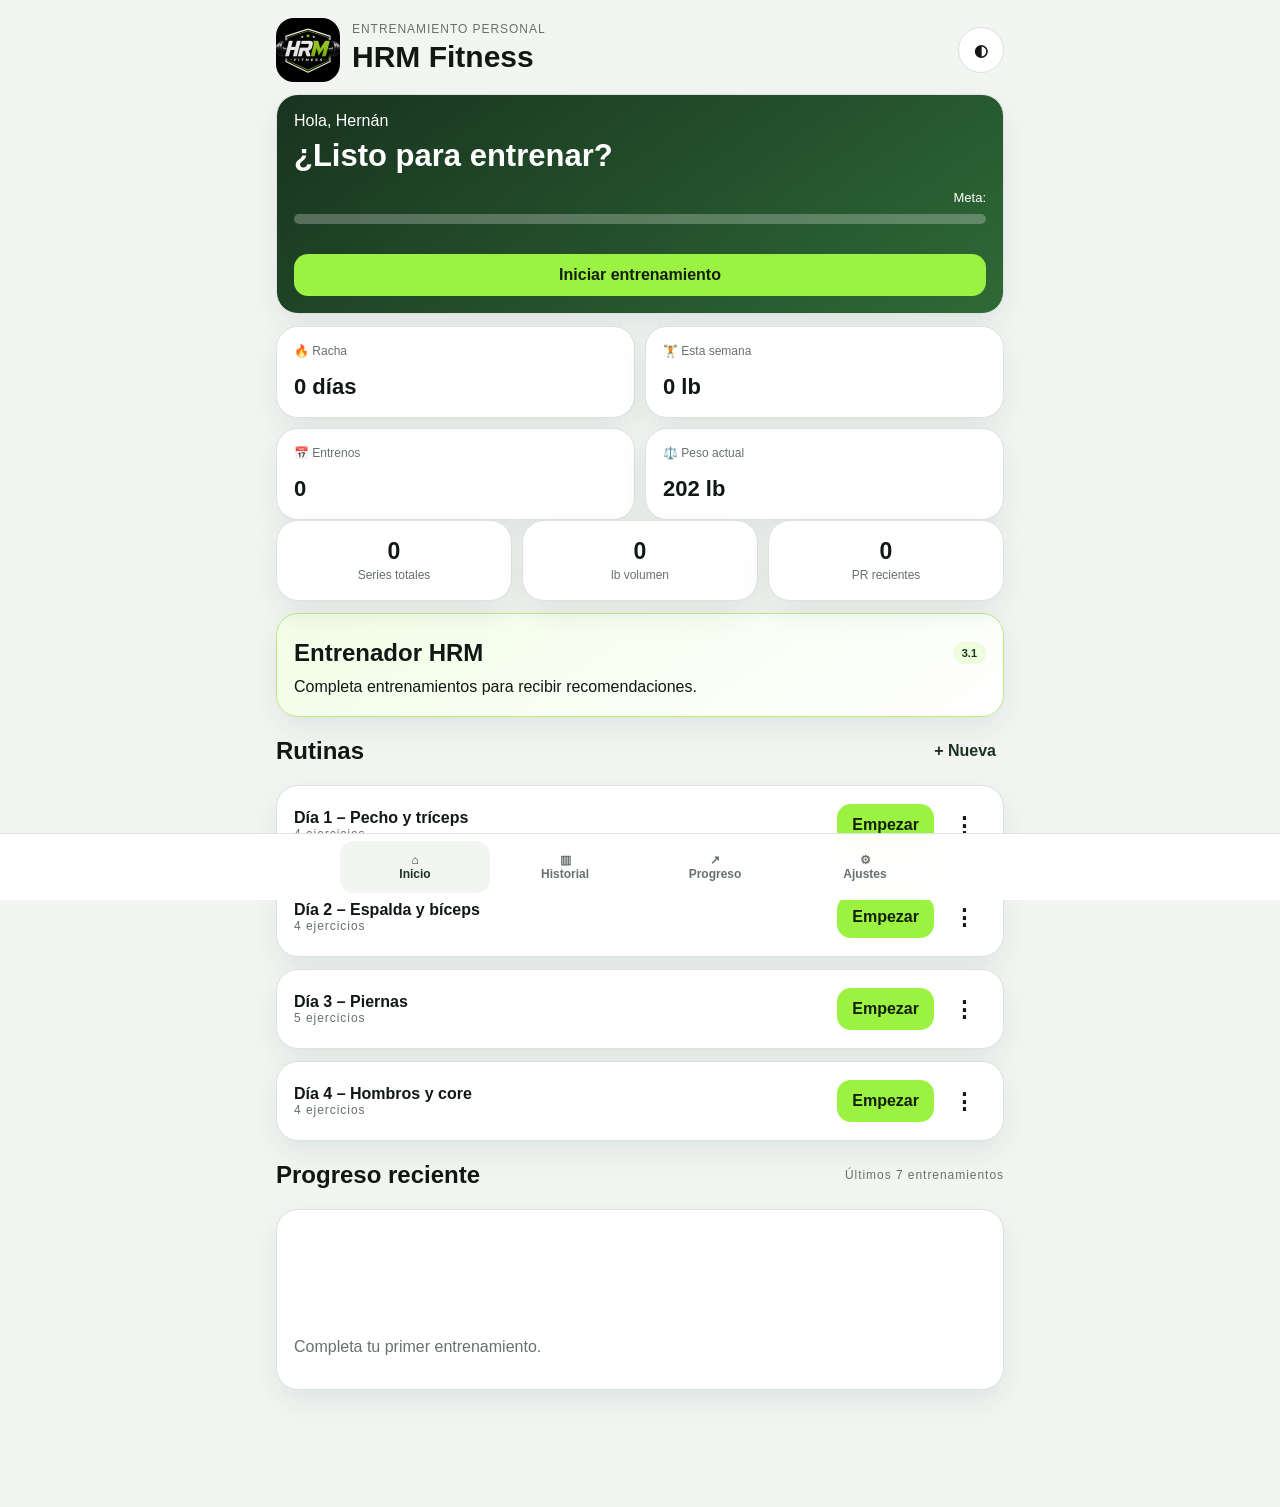
<file: index.html>
<!doctype html>
<html lang="es">
<head>
  <meta charset="utf-8">
  <meta name="viewport" content="width=device-width,initial-scale=1,viewport-fit=cover">
  <meta name="theme-color" content="#0b0f0d">
  <meta name="apple-mobile-web-app-capable" content="yes">
  <meta name="apple-mobile-web-app-status-bar-style" content="black-translucent">
  <meta name="apple-mobile-web-app-title" content="HRM Fitness">
  <link rel="manifest" href="manifest.json">
  <link rel="apple-touch-icon" href="logo.png">
  <link rel="stylesheet" href="styles.css?v=3.1">
  <title>HRM Fitness 3.1</title>
</head>
<body>
<div class="app">
  <section id="home" class="page">
    <header class="header">
      <div class="brand"><img src="logo.png" class="logo" alt="HRM"><div><div class="eyebrow">ENTRENAMIENTO PERSONAL</div><h1>HRM Fitness</h1></div></div>
      <button class="icon-btn" data-action="theme">◐</button>
    </header>
    <div class="card hero">
      <div id="greetingName">Hola, Hernán</div><h2 id="todayTitle">¿Listo para entrenar?</h2><p id="todayText"></p>
      <div class="goal-line"><span id="startWeightLabel"></span><span>Meta: <b id="goalWeightLabel"></b></span></div>
      <div class="goal-bar"><div id="goalFill"></div></div>
      <div class="goal-line"><span id="currentWeightLabel"></span><span id="remainingLabel"></span></div>
      <button class="primary full" data-action="start-suggested">Iniciar entrenamiento</button>
    </div>
    <div class="dashboard-grid">
      <div class="card dash-stat"><span>🔥 Racha</span><b id="streakCount">0 días</b></div>
      <div class="card dash-stat"><span>🏋️ Esta semana</span><b id="weeklyVolume">0 lb</b></div>
      <div class="card dash-stat"><span>📅 Entrenos</span><b id="monthCount">0</b></div>
      <div class="card dash-stat"><span>⚖️ Peso actual</span><b id="dashboardWeight">—</b></div>
    </div>
    <div class="stats"><div class="card stat"><b id="setCount">0</b><span>Series totales</span></div><div class="card stat"><b id="volumeCount">0</b><span>lb volumen</span></div><div class="card stat"><b id="recentPRs">0</b><span>PR recientes</span></div></div>
    <div class="card coach-card"><div class="section-title"><h2>Entrenador HRM</h2><span class="version-badge">3.1</span></div><div id="coachInsight" class="coach-insight">Completa entrenamientos para recibir recomendaciones.</div></div>
    <div class="section-title"><h2>Rutinas</h2><button class="ghost" data-action="new-routine">+ Nueva</button></div>
    <div id="routineList"></div>
    <div class="section-title"><h2>Progreso reciente</h2><span class="muted small">Últimos 7 entrenamientos</span></div>
    <div class="card"><div id="homeChart" class="chart"></div></div>
  </section>

  <section id="workout" class="page hidden">
    <div class="row"><button class="back" data-action="home">← Volver</button><button class="ghost" data-action="add-exercise">+ Ejercicio</button></div>
    <div class="card timer-card">
      <div class="row"><div><div class="small">DESCANSO</div><div id="timerDisplay" class="timer-big">01:30</div></div><button id="timerToggle" class="icon-btn dark-btn" data-action="timer-toggle">▶</button></div>
      <div class="timer-actions"><button data-timer="30">30 s</button><button data-timer="60">60 s</button><button data-timer="90">90 s</button><button data-timer="120">120 s</button><button data-action="timer-reset">Reiniciar</button></div>
      <div id="timerStatus" class="muted small"></div>
    </div>
    <h1 id="workoutTitle"></h1><p id="workoutDate" class="muted"></p><div class="workout-live card"><div><span>TIEMPO</span><b id="workoutElapsed">00:00</b></div><div><span>SERIES</span><b id="workoutDoneSets">0</b></div><div><span>VOLUMEN</span><b id="workoutLiveVolume">0 lb</b></div></div><button class="primary full next-series" data-action="next-series">✓ Completar próxima serie</button><div id="exerciseList"></div>
    <div class="grid2"><button class="secondary" data-action="cancel-workout">Cancelar</button><button class="primary" data-action="finish-workout">Finalizar</button></div>
  </section>

  <section id="history" class="page hidden"><header class="header"><h1>Historial</h1><button class="icon-btn" data-action="theme">◐</button></header><div id="historyList" class="card"></div></section>

  <section id="progress" class="page hidden">
    <header class="header"><h1>Progreso</h1><button class="icon-btn" data-action="theme">◐</button></header>
    <div class="grid2"><div class="card stat"><b id="bestVolume">0</b><span>Mejor volumen</span></div><div class="card stat"><b id="prCount">0</b><span>Récords</span></div></div>
    <div class="card"><div class="section-title"><h3>Peso corporal</h3><button class="ghost" data-action="weight">+ Registrar</button></div><div id="weightChart" class="chart"></div></div>
    <div class="card"><h3>Últimas 4 semanas</h3><div id="weeklyChart" class="chart weekly-chart"></div></div><div class="card"><h3>Grupos musculares</h3><div id="muscleSummary" class="muscle-summary"></div></div><div class="card"><h3>Calendario</h3><div id="calendar" class="calendar"></div></div>
    <div class="card"><div class="section-title"><h3>Salud diaria</h3><button class="ghost" data-action="health-log">+ Registrar</button></div><div id="healthToday" class="health-grid"></div><div id="healthHistory" class="health-history"></div></div>
    <div class="card"><h3>Récords personales</h3><div id="prList"></div></div>
    <div class="card"><div class="section-title"><h3>Fotos de progreso</h3><button class="ghost" data-action="photo">+ Foto</button></div><div id="photoGallery" class="photo-grid"></div><button class="secondary full" data-action="compare-photos">Comparar dos fotos</button></div>
  </section>

  <section id="settings" class="page hidden">
    <header class="header"><h1>Ajustes</h1><button class="icon-btn" data-action="theme">◐</button></header>
    <div class="card form-gap"><label>Tu nombre<input id="profileNameInput" type="text" placeholder="Hernán"></label><label>Meta semanal de entrenamientos<input id="weeklyGoalInput" type="number" min="1" max="7"></label><label>Peso inicial (lb)<input id="startWeightInput" type="number" step="0.1"></label><label>Peso meta (lb)<input id="goalWeightInput" type="number" step="0.1"></label><label>Temporizador predeterminado<select id="defaultTimerInput"><option value="60">60 segundos</option><option value="90">90 segundos</option><option value="120">120 segundos</option></select></label><button class="primary" data-action="save-settings">Guardar ajustes</button></div>
    <div class="card"><h3>Notificaciones</h3><p class="muted">Permite avisos al terminar el descanso. En iPhone, abre la app desde “Añadir a pantalla de inicio”.</p><button id="notificationButton" class="secondary full" data-action="notifications">Activar notificaciones</button></div>
    <div class="card"><h3>Copia de seguridad</h3><p class="muted">Exporta rutinas, entrenamientos, pesos, salud y ajustes. Las fotos permanecen en este dispositivo.</p><div class="grid2"><button class="secondary" data-action="export-backup">Exportar respaldo</button><button class="secondary" data-action="import-backup">Importar respaldo</button></div><input id="backupInput" type="file" accept="application/json" class="hidden"></div>
    <div class="card"><h3>Datos</h3><p class="muted">Entrenamientos y fotos se guardan en este dispositivo.</p><button class="danger full" data-action="clear-data">Borrar todos los datos</button></div>
  </section>
</div>

<nav class="tabs"><button class="tab active" data-tab="home">⌂<br>Inicio</button><button class="tab" data-tab="history">▥<br>Historial</button><button class="tab" data-tab="progress">↗<br>Progreso</button><button class="tab" data-tab="settings">⚙<br>Ajustes</button></nav>

<div id="routineModal" class="modal hidden"><div class="sheet tall"><div class="row"><h2 id="routineModalTitle">Nueva rutina</h2><button class="icon-btn" data-close="routineModal">✕</button></div><div class="form-gap"><input id="newRoutineName" placeholder="Nombre de la rutina"><div id="routineExerciseChips" class="routine-editor-list"></div><button class="secondary" data-action="pick-routine-exercises">Escoger ejercicios</button><button id="saveRoutineButton" class="primary" data-action="save-routine">Guardar rutina</button></div></div></div>

<div id="pickerModal" class="modal hidden"><div class="sheet tall"><div class="row"><div><div class="eyebrow">BIBLIOTECA 3.0 · EJERCICIOS POR GRUPO Y EQUIPO</div><h2>Escoge tus ejercicios</h2></div><button class="icon-btn" data-close="pickerModal">✕</button></div><input id="exerciseSearch" placeholder="Buscar por nombre o equipo"><select id="equipmentFilter"><option value="Todos">Todos los equipos</option></select><div id="muscleFilters" class="chips"></div><div id="exercisePickerList" class="picker-list"></div><div class="sticky-actions"><div id="pickerSelectionStatus" class="selection-status">Ningún ejercicio seleccionado</div><button id="confirmPickerButton" class="primary full" data-action="confirm-picker">Agregar ejercicios</button></div></div></div>

<div id="exerciseHistoryModal" class="modal hidden"><div class="sheet tall"><div class="row"><div><div class="eyebrow">HISTORIAL DEL EJERCICIO</div><h2 id="exerciseHistoryTitle">Ejercicio</h2></div><button class="icon-btn" data-close="exerciseHistoryModal">✕</button></div><div id="exerciseHistorySummary" class="grid2"></div><div id="exerciseHistoryList" class="card"></div></div></div>

<div id="weightModal" class="modal hidden"><div class="sheet"><div class="row"><h2>Registrar peso</h2><button class="icon-btn" data-close="weightModal">✕</button></div><div class="form-gap"><input id="newWeight" type="number" step="0.1" placeholder="Peso actual en lb"><button class="primary" data-action="save-weight">Guardar</button></div></div></div>

<div id="photoModal" class="modal hidden"><div class="sheet"><div class="row"><h2>Nueva foto</h2><button class="icon-btn" data-close="photoModal">✕</button></div><div class="form-gap"><input id="photoInput" type="file" accept="image/*" capture="environment"><select id="photoPose"><option>Frente</option><option>Perfil</option><option>Espalda</option><option>Otra</option></select><input id="photoWeight" type="number" step="0.1" placeholder="Peso (opcional)"><textarea id="photoNotes" rows="3" placeholder="Notas (opcional)"></textarea><button class="primary" data-action="save-photo">Guardar foto</button></div></div></div>

<div id="compareModal" class="modal hidden"><div class="sheet tall"><div class="row"><h2>Comparar fotos</h2><button class="icon-btn" data-close="compareModal">✕</button></div><div id="compareSelectors" class="grid2"></div><div id="compareView" class="compare-view"></div></div></div>


<div id="healthModal" class="modal hidden"><div class="sheet"><div class="row"><h2>Registrar salud de hoy</h2><button class="icon-btn" data-close="healthModal">✕</button></div><div class="form-gap"><label>Agua (vasos)<input id="healthWater" type="number" min="0" step="1" placeholder="8"></label><label>Proteína (g)<input id="healthProtein" type="number" min="0" step="1" placeholder="160"></label><label>Pasos<input id="healthSteps" type="number" min="0" step="100" placeholder="8000"></label><label>Sueño (horas)<input id="healthSleep" type="number" min="0" max="24" step="0.1" placeholder="7.5"></label><button class="primary" data-action="save-health">Guardar registro</button></div></div></div>
<script src="exercises.js?v=3.1"></script><script src="app.js?v=3.1"></script>
</body>
</html>
</file>
<file: styles.css>
:root{--bg:#f3f5f3;--card:#fff;--text:#111713;--muted:#68716b;--line:#dce2de;--green:#9bf241;--deep:#19331f;--danger:#c93535;--shadow:0 12px 30px rgba(18,35,23,.08)}*{box-sizing:border-box}body{margin:0;font-family:Inter,-apple-system,BlinkMacSystemFont,"Segoe UI",sans-serif;background:var(--bg);color:var(--text)}body.dark{--bg:#080b0a;--card:#131815;--text:#f4f7f4;--muted:#a0aaa3;--line:#2a332d;--deep:#b8ff73;--shadow:none}.app{max-width:760px;margin:auto;padding:18px 16px 105px}.hidden{display:none!important}.header,.row,.section-title{display:flex;align-items:center;justify-content:space-between;gap:12px}.brand{display:flex;align-items:center;gap:12px}.logo{width:64px;height:64px;border-radius:18px;object-fit:cover}.eyebrow,.small{font-size:12px;letter-spacing:.08em;color:var(--muted)}h1{font-size:30px;margin:4px 0}h2,h3{margin:8px 0}.card{background:var(--card);border:1px solid var(--line);border-radius:22px;padding:17px;margin:12px 0;box-shadow:var(--shadow)}.hero{background:linear-gradient(145deg,var(--deep),#2e6a37);color:#fff}.hero p{color:#dbe9dd}.hero h2{font-size:31px}.goal-line{display:flex;justify-content:space-between;font-size:13px;margin:9px 0}.goal-bar{height:10px;background:rgba(255,255,255,.25);border-radius:99px;overflow:hidden}.goal-bar div{height:100%;background:var(--green);width:0}.stats,.grid2{display:grid;grid-template-columns:repeat(2,1fr);gap:10px}.stats{grid-template-columns:repeat(3,1fr)}.stat{text-align:center;margin:0}.stat b{font-size:23px;display:block}.stat span{font-size:12px;color:var(--muted)}button,input,textarea,select{font:inherit}button{border:0;border-radius:14px;padding:12px 15px;font-weight:750;cursor:pointer}.primary{background:var(--green);color:#14200f}.secondary{background:var(--card);color:var(--text);border:1px solid var(--line)}.ghost{background:transparent;color:var(--deep);padding:8px}.danger{background:var(--danger);color:#fff}.full{width:100%;margin-top:12px}.icon-btn{width:46px;height:46px;padding:0;border-radius:50%;background:var(--card);color:var(--text);border:1px solid var(--line)}.dark-btn{background:#263129;color:#fff}.back{background:transparent;color:var(--text);padding-left:0}.routine{display:flex;justify-content:space-between;align-items:center}.muted{color:var(--muted)}.timer-card{position:sticky;top:8px;z-index:5}.timer-big{font-size:42px;font-weight:900;font-variant-numeric:tabular-nums}.timer-actions{display:grid;grid-template-columns:repeat(4,1fr);gap:6px;margin-top:12px}.timer-actions button{padding:9px;background:var(--bg);color:var(--text)}.timer-actions button.active{background:var(--deep);color:#fff}.exercise h3{margin-bottom:4px}.set-head,.set-row{display:grid;grid-template-columns:36px 1fr 1fr 48px;gap:7px;align-items:center}.set-head{font-size:11px;color:var(--muted);padding:8px 0}.set-row{margin-bottom:7px}.set-row input,input,textarea,select{width:100%;border:1px solid var(--line);background:var(--bg);color:var(--text);border-radius:12px;padding:12px}.set-num{text-align:center}.check{height:44px;padding:0;background:var(--bg);color:var(--muted)}.check.done{background:var(--green);color:#17300f}.exercise-actions{display:flex;gap:8px}.note-field{margin-top:12px}.pr-badge{font-size:11px;background:var(--bg);padding:6px 8px;border-radius:99px;color:var(--muted)}.history-item{padding:12px 0;border-bottom:1px solid var(--line)}.chart{height:145px;display:flex;align-items:flex-end;gap:8px}.bar{flex:1;min-height:8px;background:var(--green);border-radius:8px 8px 3px 3px;position:relative}.bar span{position:absolute;bottom:-20px;font-size:10px;width:100%;text-align:center;color:var(--muted)}.calendar{display:grid;grid-template-columns:repeat(7,1fr);gap:6px}.day{aspect-ratio:1;display:grid;place-items:center;border-radius:10px;background:var(--bg);font-size:12px}.day.trained{background:var(--green);color:#17300f;font-weight:900}.tabs{position:fixed;bottom:0;left:0;right:0;background:color-mix(in srgb,var(--card) 94%,transparent);backdrop-filter:blur(18px);display:flex;justify-content:center;border-top:1px solid var(--line);padding:7px max(8px,env(safe-area-inset-right)) calc(7px + env(safe-area-inset-bottom))}.tab{width:min(24%,150px);background:transparent;color:var(--muted);font-size:12px}.tab.active{color:var(--deep);background:var(--bg)}.modal{position:fixed;inset:0;background:rgba(0,0,0,.55);z-index:20;display:flex;align-items:flex-end;justify-content:center}.sheet{width:min(760px,100%);max-height:88vh;overflow:auto;background:var(--card);border-radius:26px 26px 0 0;padding:20px;padding-bottom:calc(20px + env(safe-area-inset-bottom))}.sheet.tall{height:88vh}.form-gap{display:grid;gap:11px}.chips{display:flex;gap:7px;flex-wrap:wrap}.chip{background:var(--bg);color:var(--text);padding:8px 10px;border-radius:99px;font-size:12px}.chip.active{background:var(--deep);color:#fff}.picker-list{margin:12px 0 75px}.picker-item{display:flex;align-items:center;justify-content:space-between;border-bottom:1px solid var(--line);padding:12px 2px}.picker-item small{display:block;color:var(--muted)}.sticky-actions{position:sticky;bottom:0;background:var(--card);padding-top:8px}.photo-grid{display:grid;grid-template-columns:repeat(2,1fr);gap:10px}.photo-card{position:relative}.photo-card img{width:100%;aspect-ratio:3/4;object-fit:cover;border-radius:16px}.photo-card .caption{font-size:11px;margin-top:5px}.photo-delete{position:absolute;top:6px;right:6px;background:rgba(0,0,0,.65);color:#fff;width:34px;height:34px;padding:0}.compare-view{display:grid;grid-template-columns:1fr 1fr;gap:8px;margin-top:12px}.compare-view img{width:100%;aspect-ratio:3/4;object-fit:cover;border-radius:16px}@media(max-width:430px){.app{padding-left:12px;padding-right:12px}.logo{width:56px;height:56px}.hero h2{font-size:27px}.stats{gap:6px}.card{border-radius:19px;padding:14px}.timer-actions{grid-template-columns:repeat(2,1fr)}.set-head,.set-row{grid-template-columns:32px 1fr 1fr 44px}}

/* Biblioteca de ejercicios v2.1 */
#muscleFilters{display:flex;flex-wrap:nowrap;overflow-x:auto;padding:10px 0 12px;scrollbar-width:none}
#muscleFilters::-webkit-scrollbar{display:none}
.muscle-chip{flex:0 0 auto;display:flex;align-items:center;gap:7px;background:var(--bg);color:var(--text);border:1px solid var(--line);padding:10px 13px;border-radius:15px}
.muscle-chip span{font-size:18px}.muscle-chip.active{background:var(--deep);color:#fff;border-color:var(--deep)}
.picker-group{background:var(--bg);border:1px solid var(--line);border-radius:18px;padding:10px 12px;margin:12px 0}
.picker-group-title{display:flex;align-items:center;gap:10px;padding:4px 2px 9px}
.picker-group-title small{display:block;color:var(--muted);margin-top:2px}.muscle-icon{display:grid;place-items:center;width:40px;height:40px;border-radius:13px;background:var(--card);font-size:21px}
.picker-group .picker-item{background:var(--card);border:1px solid var(--line);border-radius:13px;padding:11px 12px;margin:7px 0}
.picker-group .picker-item.selected{border-color:var(--green);box-shadow:0 0 0 2px color-mix(in srgb,var(--green) 35%,transparent)}
.picker-group .picker-item input{width:23px;height:23px;accent-color:var(--green)}

.picker-group .picker-item{width:100%;text-align:left;color:var(--text);display:flex;align-items:center;justify-content:space-between}
.pick-mark{display:grid;place-items:center;width:34px;height:34px;border-radius:50%;background:var(--bg);font-size:20px;font-weight:900;flex:0 0 auto}
.picker-group .picker-item.selected .pick-mark{background:var(--green);color:#17300f}
.selection-status{text-align:center;color:var(--muted);font-size:13px;font-weight:700;padding-top:6px}

.routine-info{min-width:0;flex:1}.routine-actions{display:flex;align-items:center;gap:8px}.routine-delete{width:44px;height:44px;padding:0;background:color-mix(in srgb,var(--danger) 12%,transparent);color:var(--danger);border:1px solid color-mix(in srgb,var(--danger) 35%,transparent)}
.routine{position:relative;flex-wrap:wrap}.routine-name-row{display:flex;align-items:center;gap:8px;flex-wrap:wrap}.favorite-badge{font-size:.72rem;padding:3px 7px;border-radius:999px;background:color-mix(in srgb,var(--accent) 16%,transparent);color:var(--accent);font-weight:800}.routine-menu{width:44px;height:44px;padding:0;font-size:1.4rem;background:var(--surface-2);color:var(--text);border:1px solid var(--border)}.routine-menu-panel{width:100%;display:grid;grid-template-columns:repeat(2,minmax(0,1fr));gap:8px;padding-top:10px;border-top:1px solid var(--border);margin-top:10px}.routine-menu-panel.hidden{display:none}.routine-menu-panel button{min-height:42px;background:var(--surface-2);color:var(--text);border:1px solid var(--border);text-align:left}.routine-menu-panel .danger-text{color:var(--danger);border-color:color-mix(in srgb,var(--danger) 35%,var(--border))}.routine-menu-panel button:disabled{opacity:.4}

/* HRM Fitness 2.3 */
.exercise-top-actions{display:flex;align-items:center;gap:7px;flex-wrap:wrap;justify-content:flex-end}.history-button{background:var(--bg);color:var(--deep);border:1px solid var(--line);padding:7px 10px;font-size:12px}.history-sets{display:flex;gap:7px;flex-wrap:wrap;margin-top:8px}.history-sets span{background:var(--bg);border:1px solid var(--line);padding:7px 9px;border-radius:10px;font-size:12px;font-weight:750}.history-note{margin-top:8px;padding:9px;background:var(--bg);border-radius:10px}.exerciseHistorySummary .card{margin:6px 0}

/* HRM Fitness 2.4 */
#equipmentFilter{margin-top:10px}.routine-editor-list{display:grid;gap:8px;max-height:45vh;overflow:auto}.routine-editor-item{display:grid;grid-template-columns:30px 1fr auto;align-items:center;gap:8px;padding:10px;border:1px solid var(--line);background:var(--bg);border-radius:14px}.routine-order{display:grid;place-items:center;width:28px;height:28px;border-radius:50%;background:var(--card);font-weight:900}.routine-editor-item>div{display:flex;gap:4px}.mini-btn{min-width:34px;height:34px;padding:0;border-radius:9px;background:var(--card);color:var(--text);border:1px solid var(--line)}.mini-btn:disabled{opacity:.35}.danger-text{color:var(--danger)!important}.picker-item small{margin-top:3px}.routine-menu-panel{grid-template-columns:repeat(2,minmax(0,1fr))}@media(max-width:430px){.routine-editor-item{grid-template-columns:28px 1fr}.routine-editor-item>div{grid-column:2;justify-content:flex-end}.routine-menu-panel{grid-template-columns:1fr 1fr}}

/* HRM Fitness 2.5 */
.workout-live{display:grid;grid-template-columns:repeat(3,1fr);gap:8px;text-align:center;background:linear-gradient(145deg,var(--deep),#2e6a37);color:#fff}.workout-live div{padding:8px 4px}.workout-live span{display:block;font-size:10px;letter-spacing:.1em;opacity:.78}.workout-live b{display:block;font-size:20px;margin-top:4px}.next-series{position:sticky;top:8px;z-index:6;box-shadow:0 8px 25px rgba(25,51,31,.22)}.exercise-metrics{display:grid;grid-template-columns:repeat(3,1fr);gap:6px;margin:10px 0}.exercise-metric{background:var(--bg);border:1px solid var(--line);border-radius:12px;padding:8px;text-align:center}.exercise-metric span{display:block;font-size:10px;color:var(--muted);text-transform:uppercase}.exercise-metric b{display:block;font-size:13px;margin-top:3px}.progress-tip{margin:8px 0;padding:9px 11px;border-radius:12px;background:color-mix(in srgb,var(--green) 16%,var(--card));border:1px solid color-mix(in srgb,var(--green) 45%,var(--line));font-size:12px;font-weight:750}.new-pr-flash{animation:prflash .9s ease}@keyframes prflash{0%{transform:scale(1)}40%{transform:scale(1.02);box-shadow:0 0 0 4px color-mix(in srgb,var(--green) 45%,transparent)}100%{transform:scale(1)}}@media(max-width:430px){.workout-live b{font-size:17px}.exercise-metrics{grid-template-columns:1fr 1fr}.exercise-metrics .exercise-metric:last-child{grid-column:1/-1}}

/* HRM Fitness 3.0 */
.dashboard-grid{display:grid;grid-template-columns:repeat(2,1fr);gap:10px}.dash-stat{margin:0;min-height:92px;display:flex;flex-direction:column;justify-content:space-between}.dash-stat span{font-size:12px;color:var(--muted)}.dash-stat b{font-size:22px}.weekly-chart{height:170px}.muscle-summary{display:grid;gap:10px}.muscle-row{display:grid;grid-template-columns:110px 1fr 42px;gap:8px;align-items:center}.muscle-row span{font-size:12px}.muscle-track{height:10px;background:var(--bg);border-radius:99px;overflow:hidden}.muscle-fill{height:100%;background:var(--green);border-radius:99px}.version-badge{display:inline-flex;padding:5px 9px;border-radius:999px;background:color-mix(in srgb,var(--green) 18%,var(--card));font-size:11px;font-weight:900;color:var(--deep)}body.dark .hero{background:linear-gradient(145deg,#0f2a17,#1d4a27)}@media(max-width:430px){.dashboard-grid{gap:7px}.dash-stat{min-height:82px}.dash-stat b{font-size:19px}.muscle-row{grid-template-columns:92px 1fr 36px}}


/* HRM Fitness 3.1 */
.coach-card{border:1px solid color-mix(in srgb,var(--green) 55%,var(--line));background:linear-gradient(145deg,color-mix(in srgb,var(--green) 13%,var(--card)),var(--card))}.coach-insight{line-height:1.5}.coach-insight strong{display:block;font-size:16px}.coach-insight p{margin:8px 0 0;color:var(--muted);font-size:13px}.health-grid{display:grid;grid-template-columns:repeat(2,1fr);gap:8px}.health-stat{padding:12px;border-radius:14px;background:var(--bg);border:1px solid var(--line)}.health-stat span{display:block;color:var(--muted);font-size:12px}.health-stat b{display:block;font-size:18px;margin-top:5px}.health-history{margin-top:12px}.health-row{display:grid;grid-template-columns:1.2fr repeat(4,1fr);gap:5px;padding:9px 0;border-bottom:1px solid var(--line);font-size:11px;text-align:center}.health-row span:first-child{text-align:left;font-weight:800}.hidden[type=file]{display:none}@media(max-width:430px){.health-row{grid-template-columns:1fr 1fr 1fr}.health-row span:nth-child(4),.health-row span:nth-child(5){margin-top:3px}.coach-insight strong{font-size:15px}}
</file>
